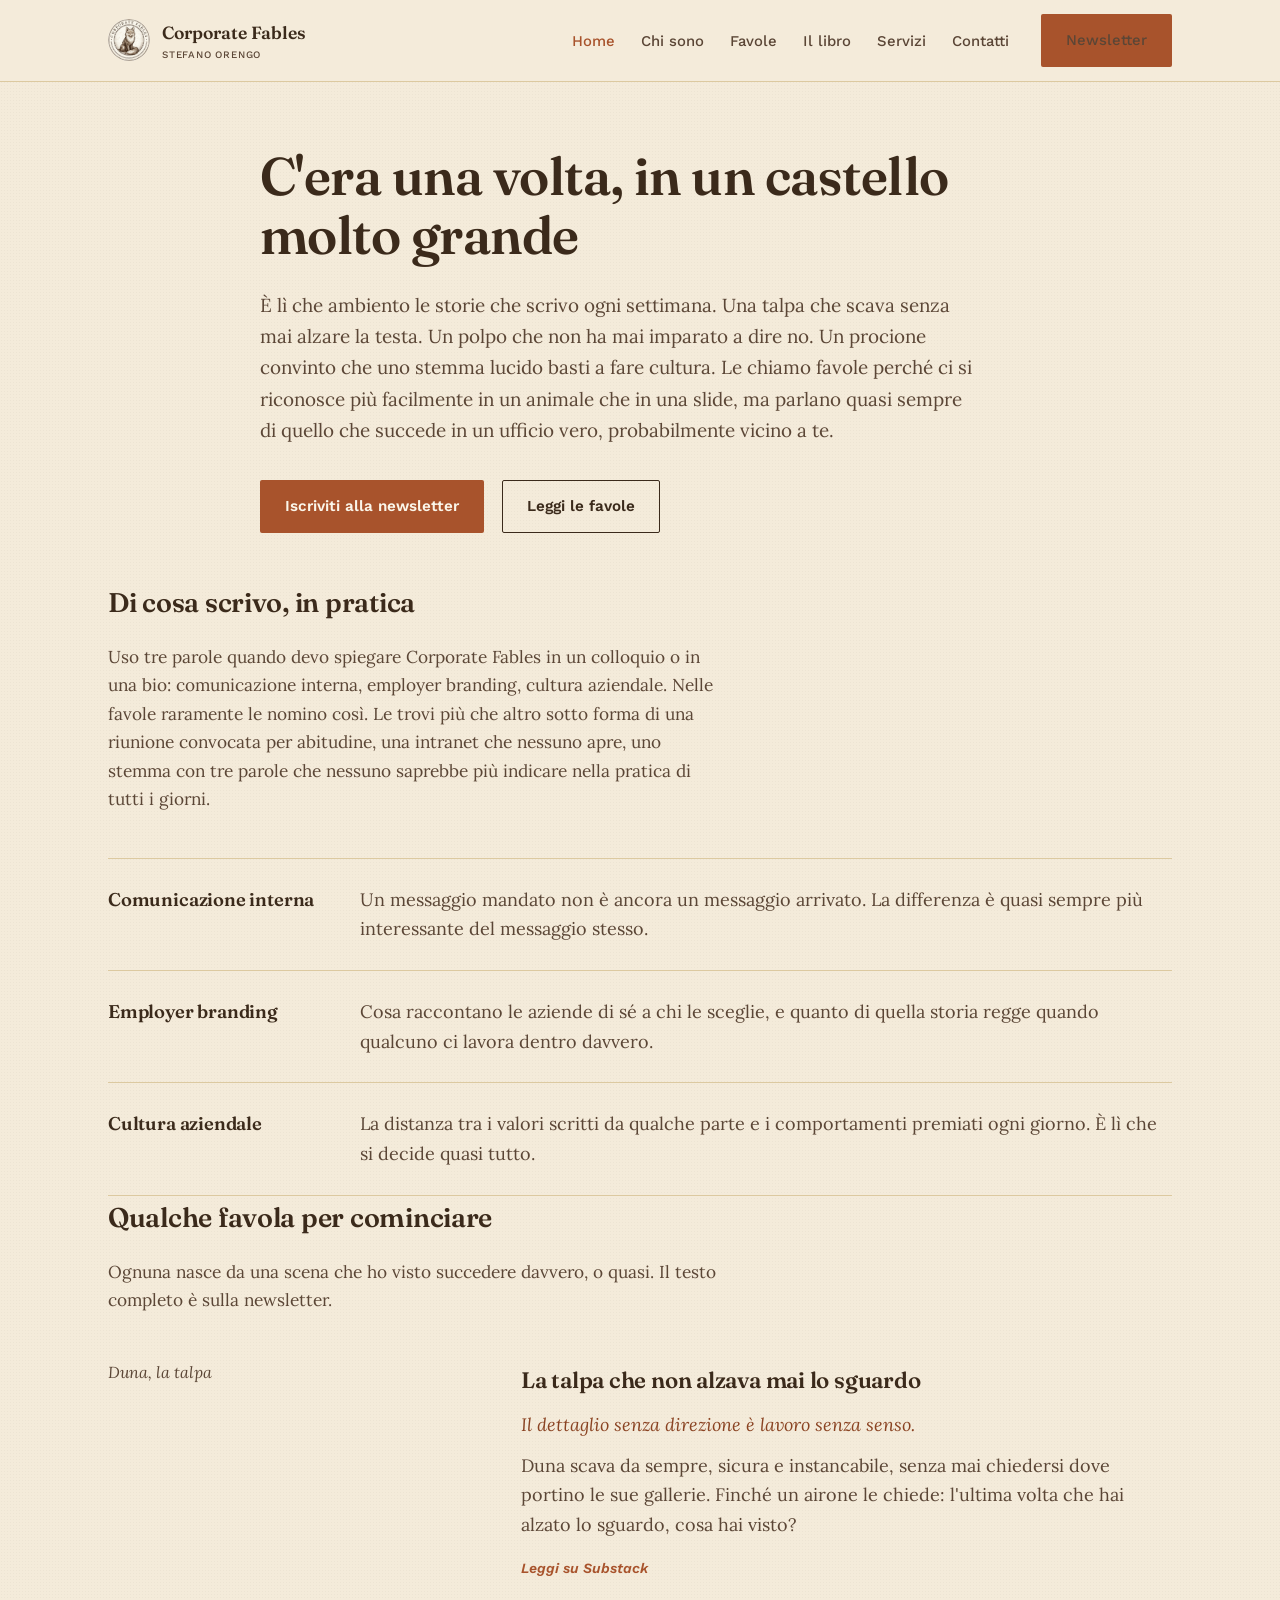
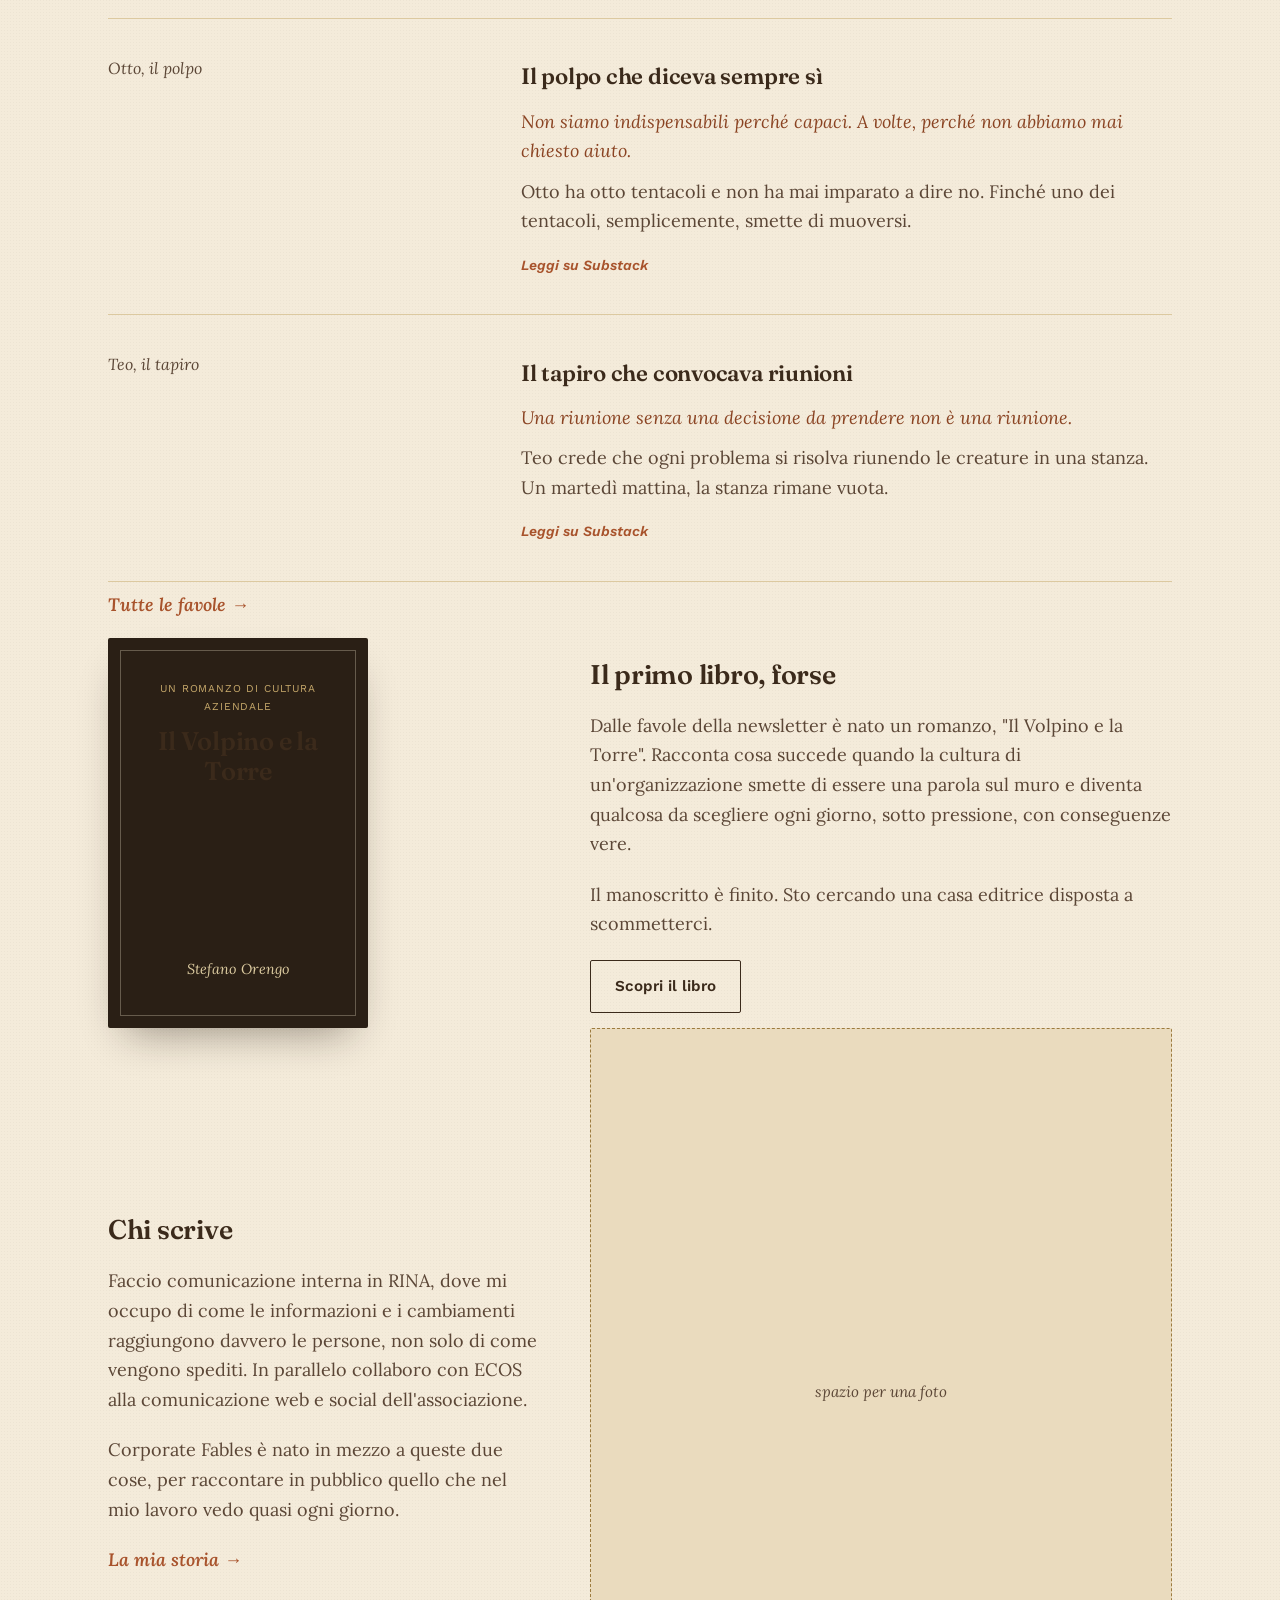
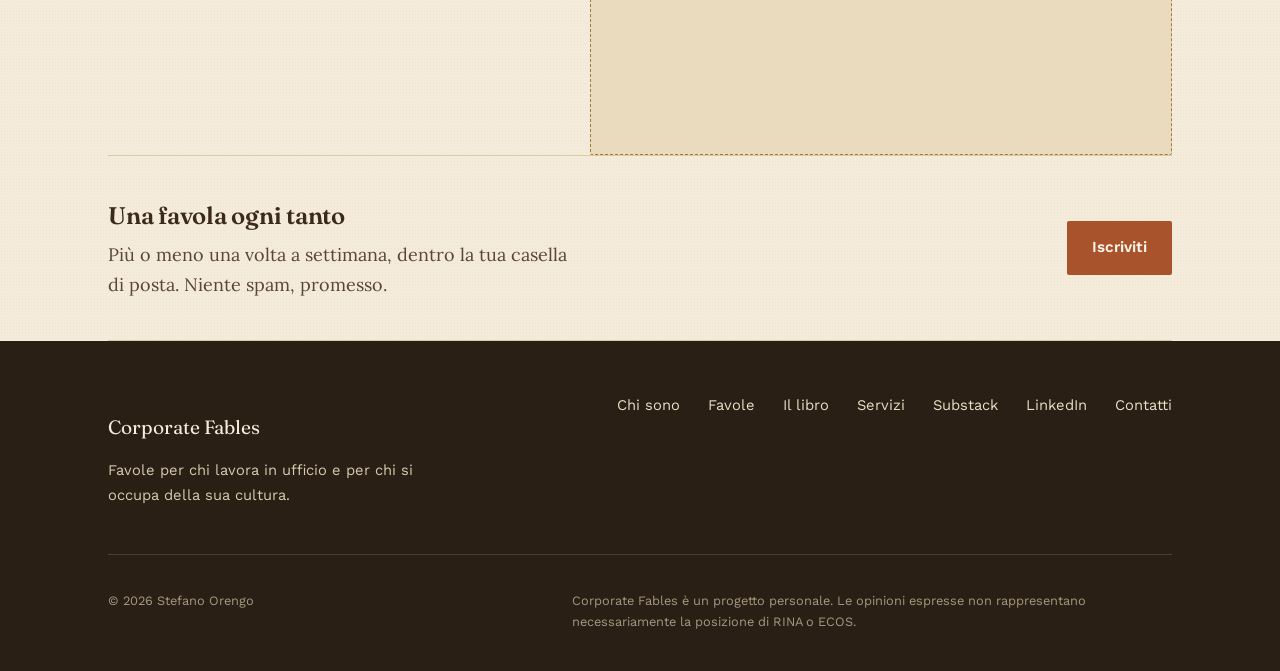
<file: index.html>
<!DOCTYPE html>
<html lang="it">
<head>
<meta charset="UTF-8">
<meta name="viewport" content="width=device-width, initial-scale=1.0">
<title>Corporate Fables — Stefano Orengo</title>
<meta name="description" content="Favole su comunicazione interna, employer branding e cultura aziendale, scritte da Stefano Orengo.">
<link rel="icon" href="assets/logo.jpg">
<link rel="preconnect" href="https://fonts.googleapis.com">
<link href="https://fonts.googleapis.com/css2?family=Fraunces:opsz,wght@9..144,400..600&family=Lora:ital,wght@0,400;0,500;1,400&family=Work+Sans:wght@400;500;600&display=swap" rel="stylesheet">
<link rel="stylesheet" href="css/style.css">
</head>
<body>

<header class="site">
  <nav class="nav">
    <a href="index.html" class="brand">
      <img src="assets/logo.jpg" alt="Corporate Fables">
      <span>Corporate Fables<span class="brand-sub">Stefano Orengo</span></span>
    </a>
    <button class="nav-toggle" aria-label="Apri il menu" aria-expanded="false">
      <svg viewBox="0 0 24 24" fill="none" stroke="currentColor" stroke-width="2"><path d="M3 6h18M3 12h18M3 18h18"/></svg>
    </button>
    <ul class="nav-links">
      <li><a href="index.html" class="current">Home</a></li>
      <li><a href="chi-sono.html">Chi sono</a></li>
      <li><a href="favole.html">Favole</a></li>
      <li><a href="libro.html">Il libro</a></li>
      <li><a href="servizi.html">Servizi</a></li>
      <li><a href="contatti.html">Contatti</a></li>
      <li class="nav-cta"><a class="btn btn-primary" data-substack-link href="#" target="_blank" rel="noopener">Newsletter</a></li>
    </ul>
  </nav>
</header>

<main>

  <section class="wrap hero">
    <h1>C'era una volta, in un castello molto grande</h1>
    <p class="lede">È lì che ambiento le storie che scrivo ogni settimana. Una talpa che scava senza mai alzare la testa. Un polpo che non ha mai imparato a dire no. Un procione convinto che uno stemma lucido basti a fare cultura. Le chiamo favole perché ci si riconosce più facilmente in un animale che in una slide, ma parlano quasi sempre di quello che succede in un ufficio vero, probabilmente vicino a te.</p>
    <div class="hero-actions">
      <a class="btn btn-primary" data-substack-link href="#" target="_blank" rel="noopener">Iscriviti alla newsletter</a>
      <a class="btn btn-ghost" href="favole.html">Leggi le favole</a>
    </div>
  </section>

  <section class="wrap" data-reveal>
    <div class="section-head">
      <h2>Di cosa scrivo, in pratica</h2>
      <p>Uso tre parole quando devo spiegare Corporate Fables in un colloquio o in una bio: comunicazione interna, employer branding, cultura aziendale. Nelle favole raramente le nomino così. Le trovi più che altro sotto forma di una riunione convocata per abitudine, una intranet che nessuno apre, uno stemma con tre parole che nessuno saprebbe più indicare nella pratica di tutti i giorni.</p>
    </div>
    <div class="topics">
      <div class="topic-row">
        <h3>Comunicazione interna</h3>
        <p>Un messaggio mandato non è ancora un messaggio arrivato. La differenza è quasi sempre più interessante del messaggio stesso.</p>
      </div>
      <div class="topic-row">
        <h3>Employer branding</h3>
        <p>Cosa raccontano le aziende di sé a chi le sceglie, e quanto di quella storia regge quando qualcuno ci lavora dentro davvero.</p>
      </div>
      <div class="topic-row">
        <h3>Cultura aziendale</h3>
        <p>La distanza tra i valori scritti da qualche parte e i comportamenti premiati ogni giorno. È lì che si decide quasi tutto.</p>
      </div>
    </div>
  </section>

  <section class="wrap" data-reveal>
    <div class="section-head">
      <h2>Qualche favola per cominciare</h2>
      <p>Ognuna nasce da una scena che ho visto succedere davvero, o quasi. Il testo completo è sulla newsletter.</p>
    </div>
    <div class="fable-list" data-fable-list data-fable-limit="3">
      <noscript><p>Attiva JavaScript per vedere le favole in evidenza, oppure vai direttamente alla newsletter su Substack.</p></noscript>
    </div>
    <p style="margin-top:8px;"><a class="btn-text" href="favole.html">Tutte le favole →</a></p>
  </section>

  <section class="wrap" data-reveal>
    <div class="split">
      <div>
        <div class="book-cover" style="max-width:260px;">
          <div>
            <p class="book-sub">Un romanzo di cultura aziendale</p>
            <h2 class="book-title">Il Volpino e la Torre</h2>
          </div>
          <p class="book-author">Stefano Orengo</p>
        </div>
      </div>
      <div class="prose">
        <h2>Il primo libro, forse</h2>
        <p>Dalle favole della newsletter è nato un romanzo, "Il Volpino e la Torre". Racconta cosa succede quando la cultura di un'organizzazione smette di essere una parola sul muro e diventa qualcosa da scegliere ogni giorno, sotto pressione, con conseguenze vere.</p>
        <p>Il manoscritto è finito. Sto cercando una casa editrice disposta a scommetterci.</p>
        <p><a class="btn btn-ghost" href="libro.html">Scopri il libro</a></p>
      </div>
    </div>
  </section>

  <section class="wrap" data-reveal>
    <div class="split reverse">
      <div class="split-media">
        <div class="photo-frame">spazio per una foto</div>
      </div>
      <div class="prose">
        <h2>Chi scrive</h2>
        <p>Faccio comunicazione interna in RINA, dove mi occupo di come le informazioni e i cambiamenti raggiungono davvero le persone, non solo di come vengono spediti. In parallelo collaboro con ECOS alla comunicazione web e social dell'associazione.</p>
        <p>Corporate Fables è nato in mezzo a queste due cose, per raccontare in pubblico quello che nel mio lavoro vedo quasi ogni giorno.</p>
        <p><a class="btn-text" href="chi-sono.html">La mia storia →</a></p>
      </div>
    </div>
  </section>

  <section class="wrap" data-reveal>
    <div class="cta-line">
      <div>
        <h2>Una favola ogni tanto</h2>
        <p>Più o meno una volta a settimana, dentro la tua casella di posta. Niente spam, promesso.</p>
      </div>
      <a class="btn btn-primary" data-substack-link href="#" target="_blank" rel="noopener">Iscriviti</a>
    </div>
  </section>

</main>

<footer class="site">
  <div class="wrap">
    <div class="foot-top">
      <div>
        <p class="foot-brand">Corporate Fables</p>
        <p style="max-width:34ch; font-size:.92rem;">Favole per chi lavora in ufficio e per chi si occupa della sua cultura.</p>
      </div>
      <nav>
        <a href="chi-sono.html">Chi sono</a>
        <a href="favole.html">Favole</a>
        <a href="libro.html">Il libro</a>
        <a href="servizi.html">Servizi</a>
        <a data-substack-link href="#" target="_blank" rel="noopener">Substack</a>
        <a data-linkedin-link href="#" target="_blank" rel="noopener">LinkedIn</a>
        <a href="contatti.html">Contatti</a>
      </nav>
    </div>
    <div class="foot-bottom">
      <p>© 2026 Stefano Orengo</p>
      <p class="disclaimer">Corporate Fables è un progetto personale. Le opinioni espresse non rappresentano necessariamente la posizione di RINA o ECOS.</p>
    </div>
  </div>
</footer>

<script src="js/fables-data.js"></script>
<script src="js/main.js"></script>
</body>
</html>
</file>
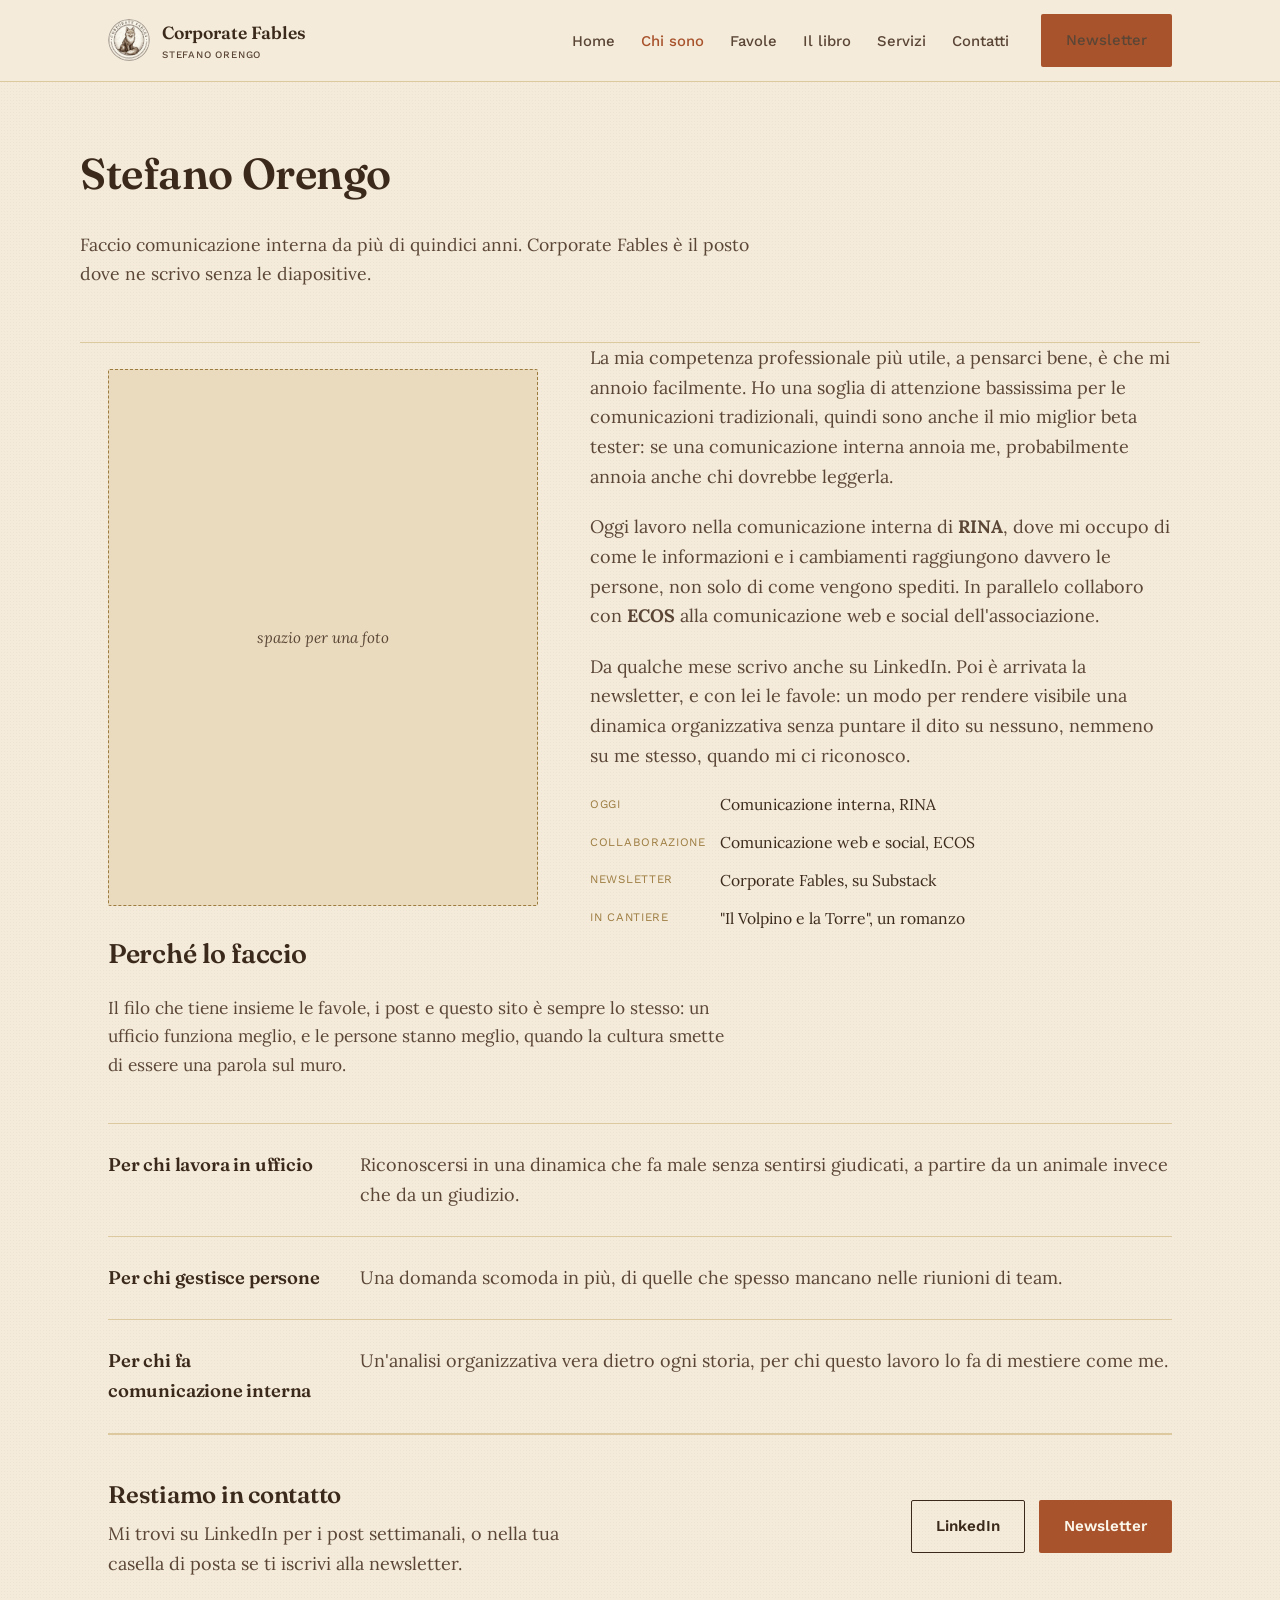
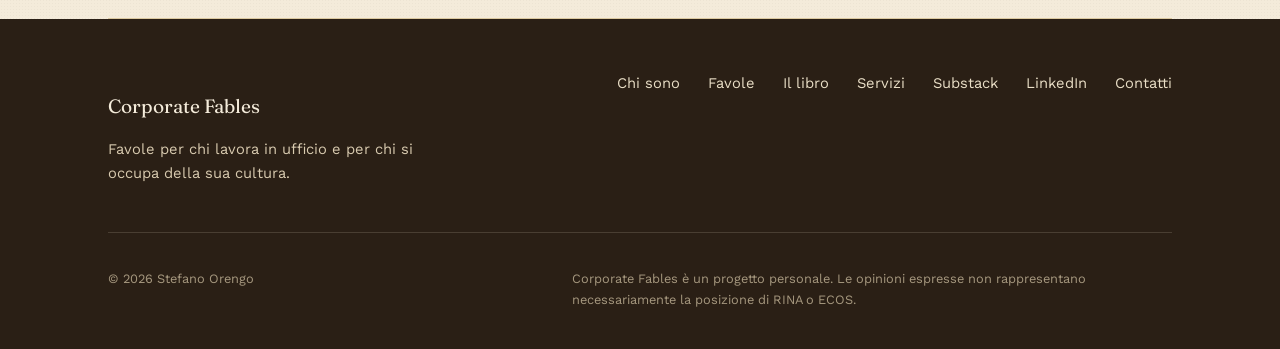
<file: chi-sono.html>
<!DOCTYPE html>
<html lang="it">
<head>
<meta charset="UTF-8">
<meta name="viewport" content="width=device-width, initial-scale=1.0">
<title>Chi sono — Corporate Fables</title>
<meta name="description" content="Stefano Orengo: comunicazione interna in RINA, collaborazione con ECOS, e Corporate Fables.">
<link rel="icon" href="assets/logo.jpg">
<link rel="preconnect" href="https://fonts.googleapis.com">
<link href="https://fonts.googleapis.com/css2?family=Fraunces:opsz,wght@9..144,400..600&family=Lora:ital,wght@0,400;0,500;1,400&family=Work+Sans:wght@400;500;600&display=swap" rel="stylesheet">
<link rel="stylesheet" href="css/style.css">
</head>
<body>

<header class="site">
  <nav class="nav">
    <a href="index.html" class="brand">
      <img src="assets/logo.jpg" alt="Corporate Fables">
      <span>Corporate Fables<span class="brand-sub">Stefano Orengo</span></span>
    </a>
    <button class="nav-toggle" aria-label="Apri il menu" aria-expanded="false">
      <svg viewBox="0 0 24 24" fill="none" stroke="currentColor" stroke-width="2"><path d="M3 6h18M3 12h18M3 18h18"/></svg>
    </button>
    <ul class="nav-links">
      <li><a href="index.html">Home</a></li>
      <li><a href="chi-sono.html" class="current">Chi sono</a></li>
      <li><a href="favole.html">Favole</a></li>
      <li><a href="libro.html">Il libro</a></li>
      <li><a href="servizi.html">Servizi</a></li>
      <li><a href="contatti.html">Contatti</a></li>
      <li class="nav-cta"><a class="btn btn-primary" data-substack-link href="#" target="_blank" rel="noopener">Newsletter</a></li>
    </ul>
  </nav>
</header>

<main>

  <section class="wrap page-hero">
    <h1>Stefano Orengo</h1>
    <p class="lede">Faccio comunicazione interna da più di quindici anni. Corporate Fables è il posto dove ne scrivo senza le diapositive.</p>
  </section>

  <section class="wrap" data-reveal>
    <div class="split">
      <div class="split-media">
        <div class="photo-frame">spazio per una foto</div>
      </div>
      <div class="prose">
        <p>La mia competenza professionale più utile, a pensarci bene, è che mi annoio facilmente. Ho una soglia di attenzione bassissima per le comunicazioni tradizionali, quindi sono anche il mio miglior beta tester: se una comunicazione interna annoia me, probabilmente annoia anche chi dovrebbe leggerla.</p>
        <p>Oggi lavoro nella comunicazione interna di <strong>RINA</strong>, dove mi occupo di come le informazioni e i cambiamenti raggiungono davvero le persone, non solo di come vengono spediti. In parallelo collaboro con <strong>ECOS</strong> alla comunicazione web e social dell'associazione.</p>
        <p>Da qualche mese scrivo anche su LinkedIn. Poi è arrivata la newsletter, e con lei le favole: un modo per rendere visibile una dinamica organizzativa senza puntare il dito su nessuno, nemmeno su me stesso, quando mi ci riconosco.</p>
        <ul class="fact-list">
          <li><span class="fact-label">Oggi</span> Comunicazione interna, RINA</li>
          <li><span class="fact-label">Collaborazione</span> Comunicazione web e social, ECOS</li>
          <li><span class="fact-label">Newsletter</span> Corporate Fables, su Substack</li>
          <li><span class="fact-label">In cantiere</span> "Il Volpino e la Torre", un romanzo</li>
        </ul>
      </div>
    </div>
  </section>

  <section class="wrap" data-reveal>
    <div class="section-head">
      <h2>Perché lo faccio</h2>
      <p>Il filo che tiene insieme le favole, i post e questo sito è sempre lo stesso: un ufficio funziona meglio, e le persone stanno meglio, quando la cultura smette di essere una parola sul muro.</p>
    </div>
    <div class="topics">
      <div class="topic-row">
        <h3>Per chi lavora in ufficio</h3>
        <p>Riconoscersi in una dinamica che fa male senza sentirsi giudicati, a partire da un animale invece che da un giudizio.</p>
      </div>
      <div class="topic-row">
        <h3>Per chi gestisce persone</h3>
        <p>Una domanda scomoda in più, di quelle che spesso mancano nelle riunioni di team.</p>
      </div>
      <div class="topic-row">
        <h3>Per chi fa comunicazione interna</h3>
        <p>Un'analisi organizzativa vera dietro ogni storia, per chi questo lavoro lo fa di mestiere come me.</p>
      </div>
    </div>
  </section>

  <section class="wrap" data-reveal>
    <div class="cta-line">
      <div>
        <h2>Restiamo in contatto</h2>
        <p>Mi trovi su LinkedIn per i post settimanali, o nella tua casella di posta se ti iscrivi alla newsletter.</p>
      </div>
      <div style="display:flex; gap:14px; flex-wrap:wrap;">
        <a class="btn btn-ghost" data-linkedin-link href="#" target="_blank" rel="noopener">LinkedIn</a>
        <a class="btn btn-primary" data-substack-link href="#" target="_blank" rel="noopener">Newsletter</a>
      </div>
    </div>
  </section>

</main>

<footer class="site">
  <div class="wrap">
    <div class="foot-top">
      <div>
        <p class="foot-brand">Corporate Fables</p>
        <p style="max-width:34ch; font-size:.92rem;">Favole per chi lavora in ufficio e per chi si occupa della sua cultura.</p>
      </div>
      <nav>
        <a href="chi-sono.html">Chi sono</a>
        <a href="favole.html">Favole</a>
        <a href="libro.html">Il libro</a>
        <a href="servizi.html">Servizi</a>
        <a data-substack-link href="#" target="_blank" rel="noopener">Substack</a>
        <a data-linkedin-link href="#" target="_blank" rel="noopener">LinkedIn</a>
        <a href="contatti.html">Contatti</a>
      </nav>
    </div>
    <div class="foot-bottom">
      <p>© 2026 Stefano Orengo</p>
      <p class="disclaimer">Corporate Fables è un progetto personale. Le opinioni espresse non rappresentano necessariamente la posizione di RINA o ECOS.</p>
    </div>
  </div>
</footer>

<script src="js/fables-data.js"></script>
<script src="js/main.js"></script>
</body>
</html>
</file>
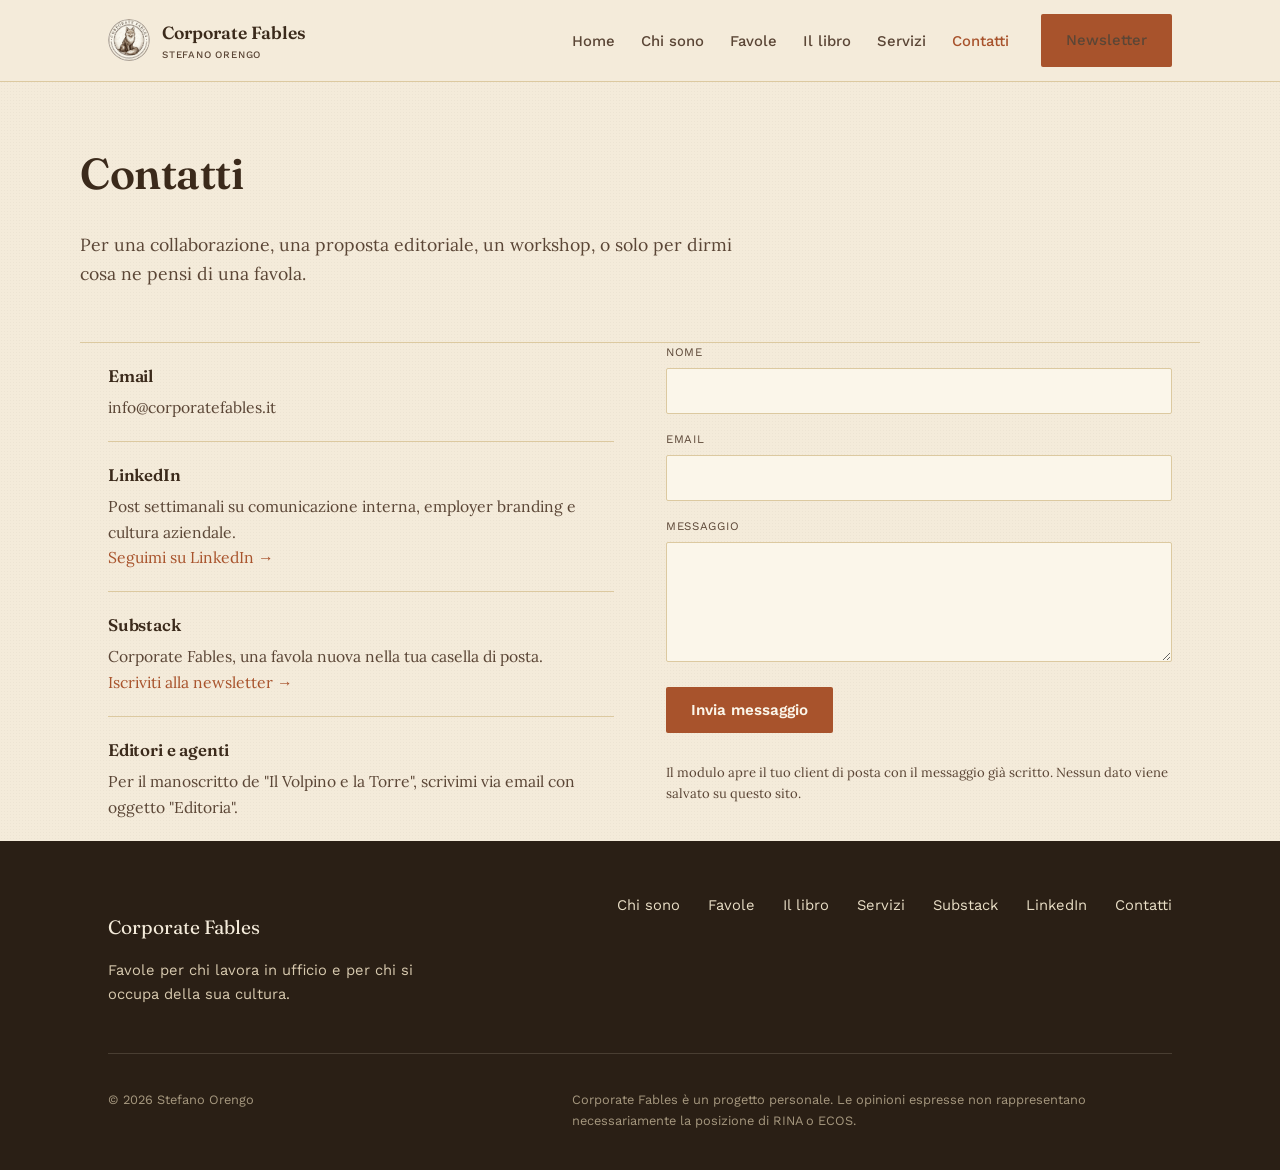
<file: contatti.html>
<!DOCTYPE html>
<html lang="it">
<head>
<meta charset="UTF-8">
<meta name="viewport" content="width=device-width, initial-scale=1.0">
<title>Contatti — Corporate Fables</title>
<meta name="description" content="Scrivi a Stefano Orengo per collaborazioni, editoria, workshop o solo per parlare di cultura aziendale.">
<link rel="icon" href="assets/logo.jpg">
<link rel="preconnect" href="https://fonts.googleapis.com">
<link href="https://fonts.googleapis.com/css2?family=Fraunces:opsz,wght@9..144,400..600&family=Lora:ital,wght@0,400;0,500;1,400&family=Work+Sans:wght@400;500;600&display=swap" rel="stylesheet">
<link rel="stylesheet" href="css/style.css">
</head>
<body>

<header class="site">
  <nav class="nav">
    <a href="index.html" class="brand">
      <img src="assets/logo.jpg" alt="Corporate Fables">
      <span>Corporate Fables<span class="brand-sub">Stefano Orengo</span></span>
    </a>
    <button class="nav-toggle" aria-label="Apri il menu" aria-expanded="false">
      <svg viewBox="0 0 24 24" fill="none" stroke="currentColor" stroke-width="2"><path d="M3 6h18M3 12h18M3 18h18"/></svg>
    </button>
    <ul class="nav-links">
      <li><a href="index.html">Home</a></li>
      <li><a href="chi-sono.html">Chi sono</a></li>
      <li><a href="favole.html">Favole</a></li>
      <li><a href="libro.html">Il libro</a></li>
      <li><a href="servizi.html">Servizi</a></li>
      <li><a href="contatti.html" class="current">Contatti</a></li>
      <li class="nav-cta"><a class="btn btn-primary" data-substack-link href="#" target="_blank" rel="noopener">Newsletter</a></li>
    </ul>
  </nav>
</header>

<main>

  <section class="wrap page-hero">
    <h1>Contatti</h1>
    <p class="lede">Per una collaborazione, una proposta editoriale, un workshop, o solo per dirmi cosa ne pensi di una favola.</p>
  </section>

  <section class="wrap" data-reveal>
    <div class="contact-grid">

      <div>
        <div class="contact-item">
          <h3>Email</h3>
          <p>info@corporatefables.it</p>
        </div>
        <div class="contact-item">
          <h3>LinkedIn</h3>
          <p>Post settimanali su comunicazione interna, employer branding e cultura aziendale.</p>
          <p><a data-linkedin-link href="#" target="_blank" rel="noopener">Seguimi su LinkedIn →</a></p>
        </div>
        <div class="contact-item">
          <h3>Substack</h3>
          <p>Corporate Fables, una favola nuova nella tua casella di posta.</p>
          <p><a data-substack-link href="#" target="_blank" rel="noopener">Iscriviti alla newsletter →</a></p>
        </div>
        <div class="contact-item">
          <h3>Editori e agenti</h3>
          <p>Per il manoscritto de "Il Volpino e la Torre", scrivimi via email con oggetto "Editoria".</p>
        </div>
      </div>

      <div>
        <form class="contact-form" id="contact-form">
          <div>
            <label for="name">Nome</label>
            <input type="text" id="name" name="name" required>
          </div>
          <div>
            <label for="email">Email</label>
            <input type="email" id="email" name="email" required>
          </div>
          <div>
            <label for="message">Messaggio</label>
            <textarea id="message" name="message" required></textarea>
          </div>
          <button type="submit" class="btn btn-primary" style="align-self:flex-start;">Invia messaggio</button>
          <p style="font-size:.82rem; color:var(--ink-soft);">Il modulo apre il tuo client di posta con il messaggio già scritto. Nessun dato viene salvato su questo sito.</p>
        </form>
      </div>

    </div>
  </section>

</main>

<footer class="site">
  <div class="wrap">
    <div class="foot-top">
      <div>
        <p class="foot-brand">Corporate Fables</p>
        <p style="max-width:34ch; font-size:.92rem;">Favole per chi lavora in ufficio e per chi si occupa della sua cultura.</p>
      </div>
      <nav>
        <a href="chi-sono.html">Chi sono</a>
        <a href="favole.html">Favole</a>
        <a href="libro.html">Il libro</a>
        <a href="servizi.html">Servizi</a>
        <a data-substack-link href="#" target="_blank" rel="noopener">Substack</a>
        <a data-linkedin-link href="#" target="_blank" rel="noopener">LinkedIn</a>
        <a href="contatti.html">Contatti</a>
      </nav>
    </div>
    <div class="foot-bottom">
      <p>© 2026 Stefano Orengo</p>
      <p class="disclaimer">Corporate Fables è un progetto personale. Le opinioni espresse non rappresentano necessariamente la posizione di RINA o ECOS.</p>
    </div>
  </div>
</footer>

<script src="js/fables-data.js"></script>
<script src="js/main.js"></script>
</body>
</html>
</file>
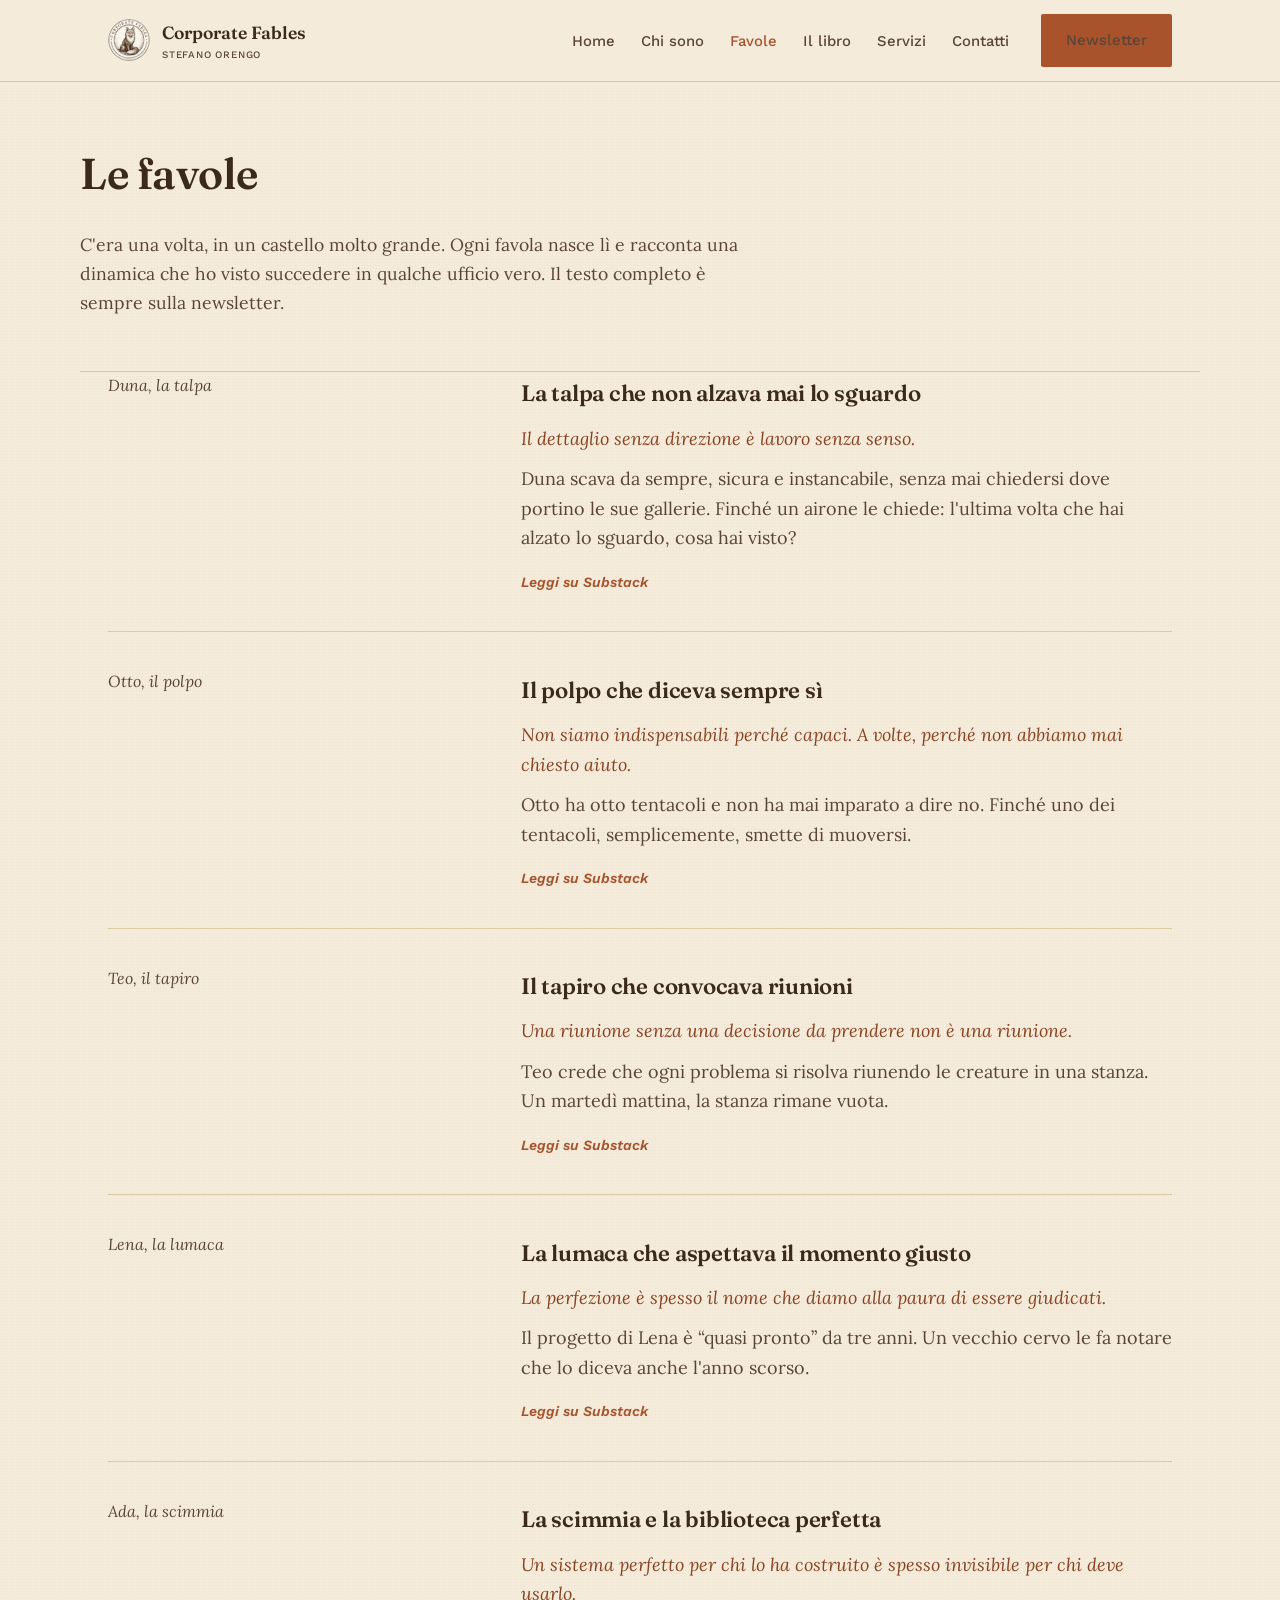
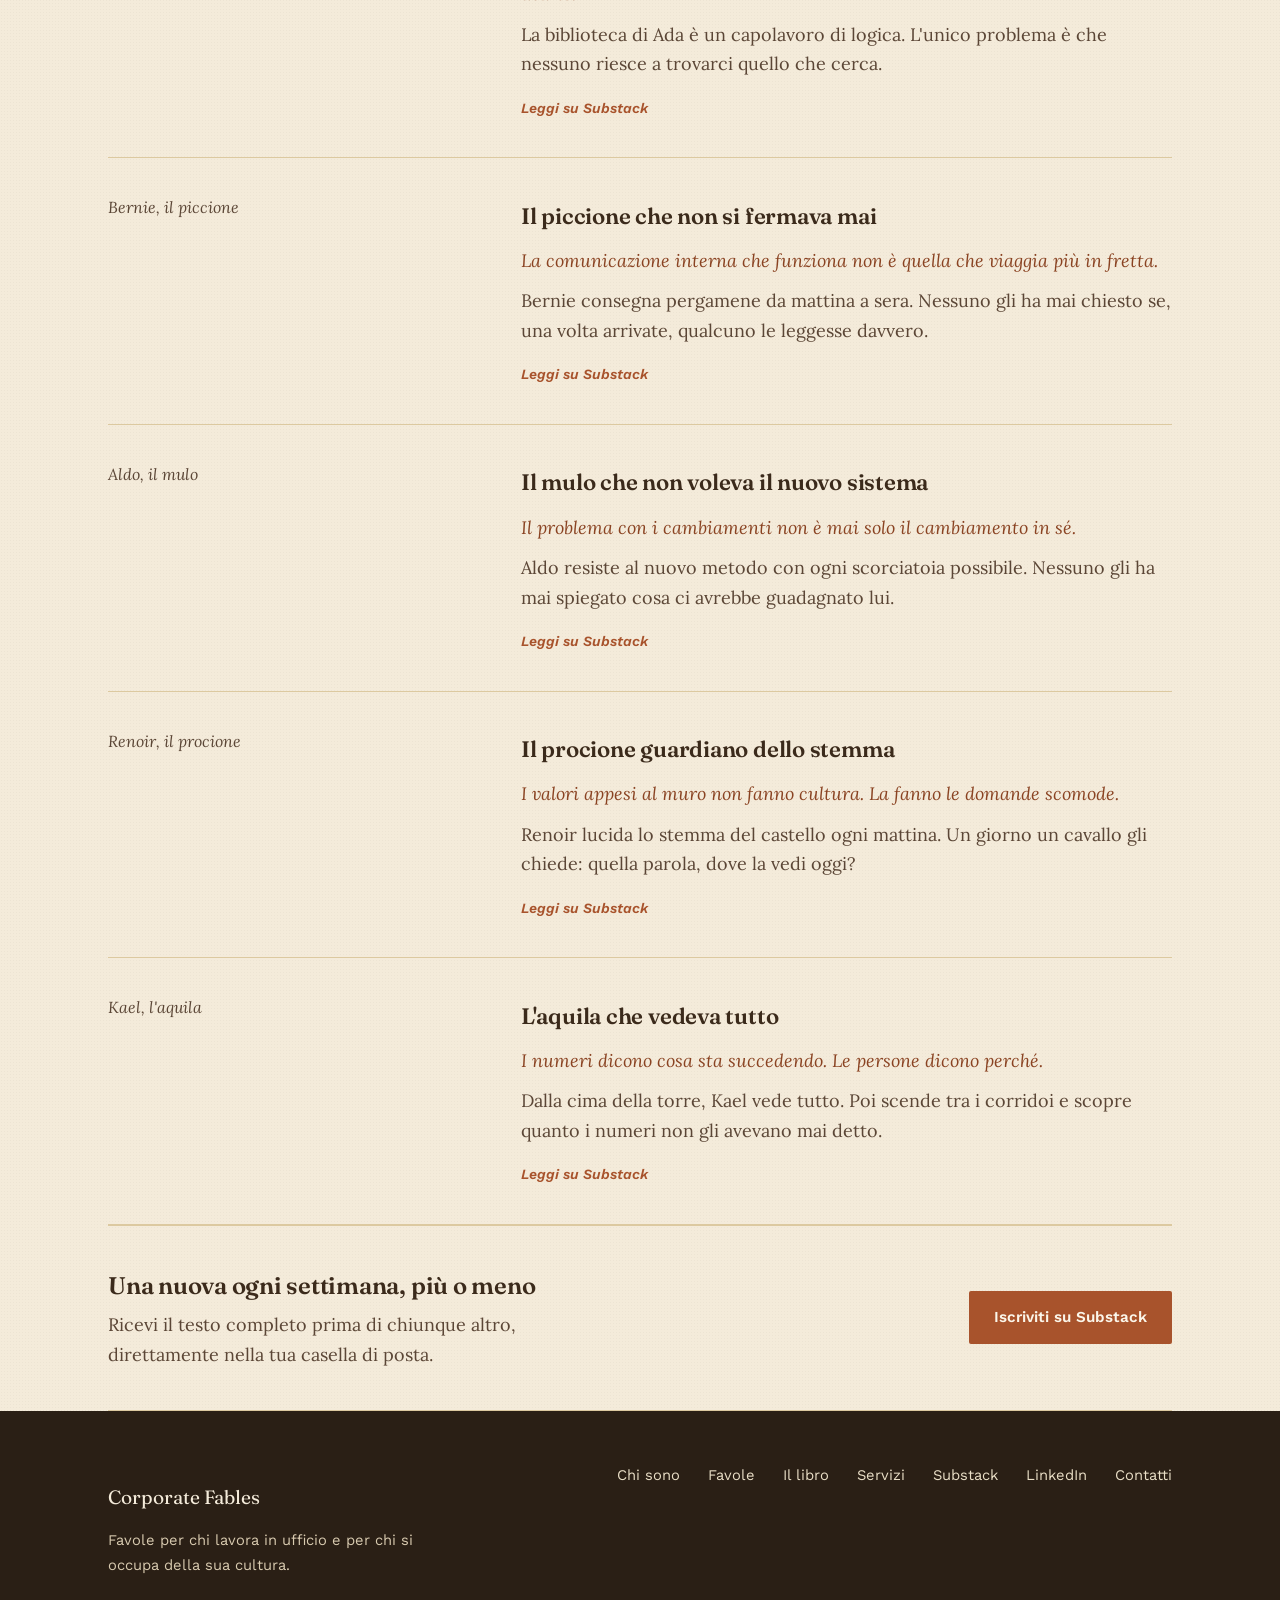
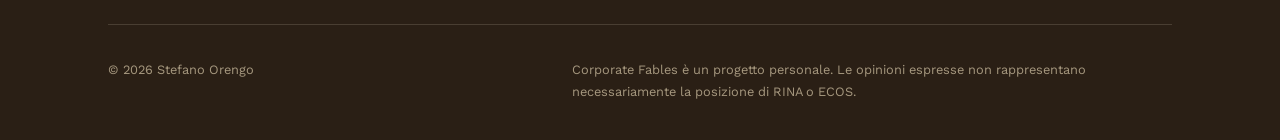
<file: favole.html>
<!DOCTYPE html>
<html lang="it">
<head>
<meta charset="UTF-8">
<meta name="viewport" content="width=device-width, initial-scale=1.0">
<title>Favole — Corporate Fables</title>
<meta name="description" content="Tutte le favole di Corporate Fables: dinamiche d'ufficio raccontate attraverso le creature di un castello molto grande.">
<link rel="icon" href="assets/logo.jpg">
<link rel="preconnect" href="https://fonts.googleapis.com">
<link href="https://fonts.googleapis.com/css2?family=Fraunces:opsz,wght@9..144,400..600&family=Lora:ital,wght@0,400;0,500;1,400&family=Work+Sans:wght@400;500;600&display=swap" rel="stylesheet">
<link rel="stylesheet" href="css/style.css">
</head>
<body>

<header class="site">
  <nav class="nav">
    <a href="index.html" class="brand">
      <img src="assets/logo.jpg" alt="Corporate Fables">
      <span>Corporate Fables<span class="brand-sub">Stefano Orengo</span></span>
    </a>
    <button class="nav-toggle" aria-label="Apri il menu" aria-expanded="false">
      <svg viewBox="0 0 24 24" fill="none" stroke="currentColor" stroke-width="2"><path d="M3 6h18M3 12h18M3 18h18"/></svg>
    </button>
    <ul class="nav-links">
      <li><a href="index.html">Home</a></li>
      <li><a href="chi-sono.html">Chi sono</a></li>
      <li><a href="favole.html" class="current">Favole</a></li>
      <li><a href="libro.html">Il libro</a></li>
      <li><a href="servizi.html">Servizi</a></li>
      <li><a href="contatti.html">Contatti</a></li>
      <li class="nav-cta"><a class="btn btn-primary" data-substack-link href="#" target="_blank" rel="noopener">Newsletter</a></li>
    </ul>
  </nav>
</header>

<main>

  <section class="wrap page-hero">
    <h1>Le favole</h1>
    <p class="lede">C'era una volta, in un castello molto grande. Ogni favola nasce lì e racconta una dinamica che ho visto succedere in qualche ufficio vero. Il testo completo è sempre sulla newsletter.</p>
  </section>

  <section class="wrap" data-reveal>
    <div class="fable-list" data-fable-list>
      <noscript><p>Attiva JavaScript per vedere l'archivio delle favole, oppure vai direttamente alla newsletter su Substack.</p></noscript>
    </div>
  </section>

  <section class="wrap" data-reveal>
    <div class="cta-line">
      <div>
        <h2>Una nuova ogni settimana, più o meno</h2>
        <p>Ricevi il testo completo prima di chiunque altro, direttamente nella tua casella di posta.</p>
      </div>
      <a class="btn btn-primary" data-substack-link href="#" target="_blank" rel="noopener">Iscriviti su Substack</a>
    </div>
  </section>

</main>

<footer class="site">
  <div class="wrap">
    <div class="foot-top">
      <div>
        <p class="foot-brand">Corporate Fables</p>
        <p style="max-width:34ch; font-size:.92rem;">Favole per chi lavora in ufficio e per chi si occupa della sua cultura.</p>
      </div>
      <nav>
        <a href="chi-sono.html">Chi sono</a>
        <a href="favole.html">Favole</a>
        <a href="libro.html">Il libro</a>
        <a href="servizi.html">Servizi</a>
        <a data-substack-link href="#" target="_blank" rel="noopener">Substack</a>
        <a data-linkedin-link href="#" target="_blank" rel="noopener">LinkedIn</a>
        <a href="contatti.html">Contatti</a>
      </nav>
    </div>
    <div class="foot-bottom">
      <p>© 2026 Stefano Orengo</p>
      <p class="disclaimer">Corporate Fables è un progetto personale. Le opinioni espresse non rappresentano necessariamente la posizione di RINA o ECOS.</p>
    </div>
  </div>
</footer>

<script src="js/fables-data.js"></script>
<script src="js/main.js"></script>
</body>
</html>
</file>
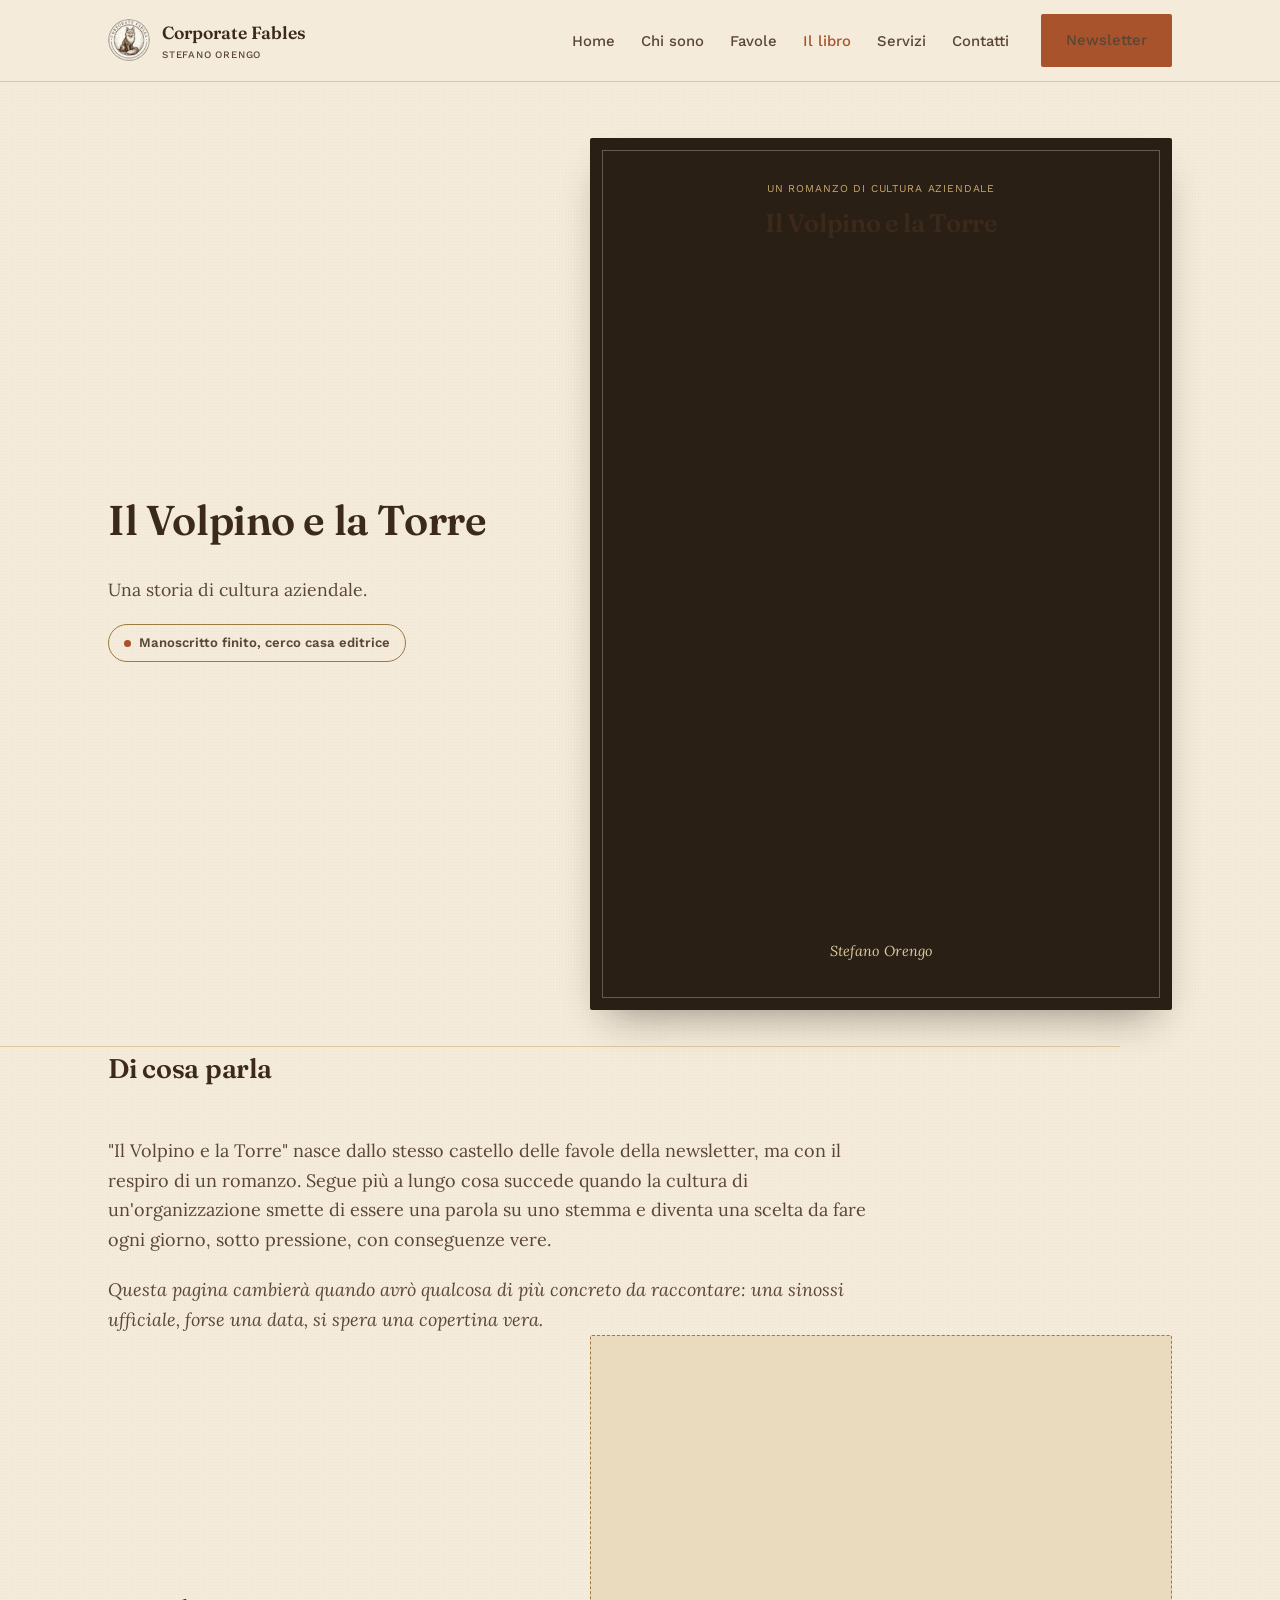
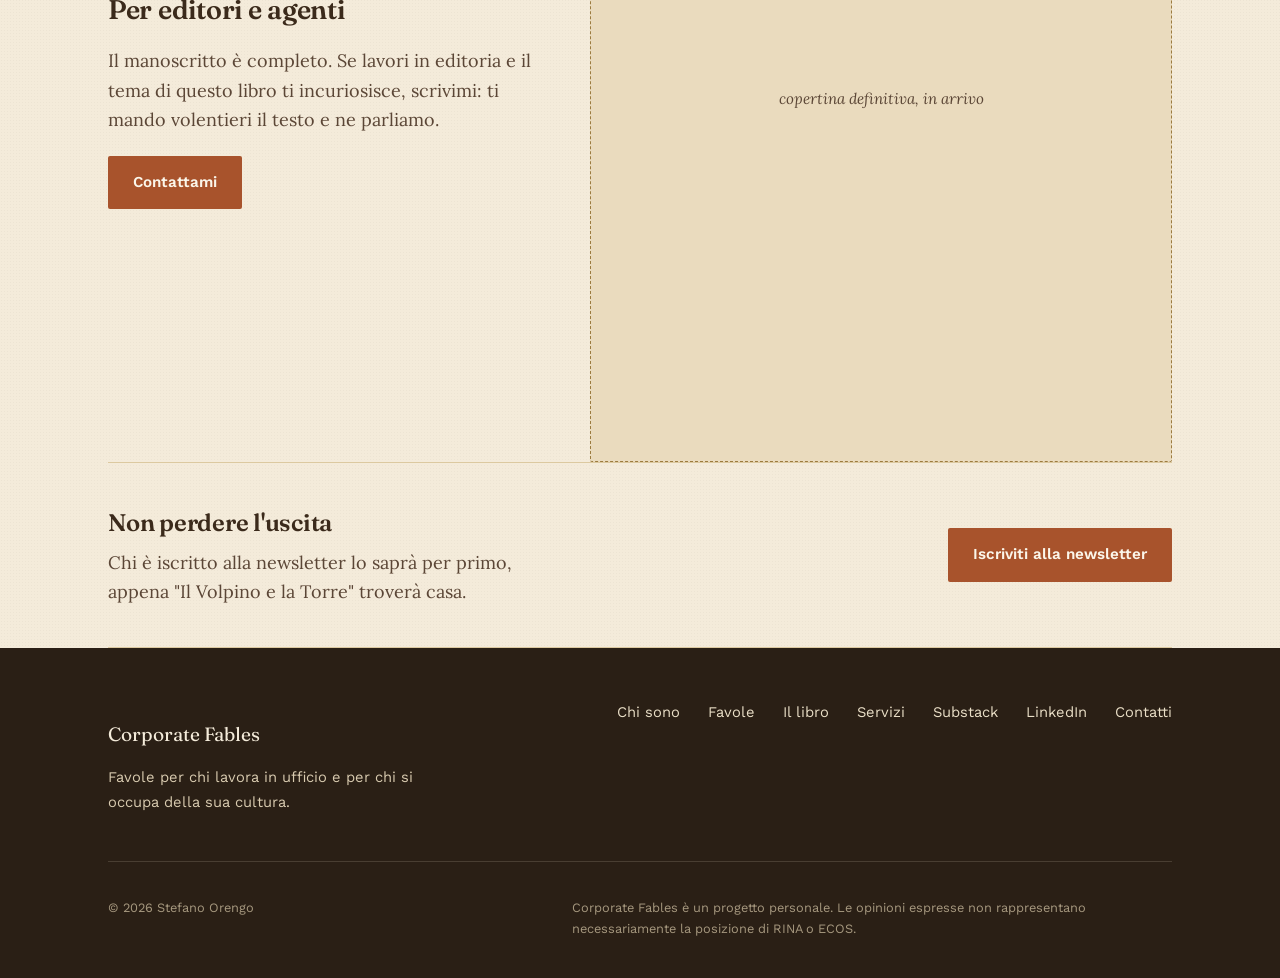
<file: libro.html>
<!DOCTYPE html>
<html lang="it">
<head>
<meta charset="UTF-8">
<meta name="viewport" content="width=device-width, initial-scale=1.0">
<title>Il Volpino e la Torre — Corporate Fables</title>
<meta name="description" content="Il Volpino e la Torre: il romanzo di cultura aziendale di Stefano Orengo. Manoscritto finito, in cerca di casa editrice.">
<link rel="icon" href="assets/logo.jpg">
<link rel="preconnect" href="https://fonts.googleapis.com">
<link href="https://fonts.googleapis.com/css2?family=Fraunces:opsz,wght@9..144,400..600&family=Lora:ital,wght@0,400;0,500;1,400&family=Work+Sans:wght@400;500;600&display=swap" rel="stylesheet">
<link rel="stylesheet" href="css/style.css">
</head>
<body>

<header class="site">
  <nav class="nav">
    <a href="index.html" class="brand">
      <img src="assets/logo.jpg" alt="Corporate Fables">
      <span>Corporate Fables<span class="brand-sub">Stefano Orengo</span></span>
    </a>
    <button class="nav-toggle" aria-label="Apri il menu" aria-expanded="false">
      <svg viewBox="0 0 24 24" fill="none" stroke="currentColor" stroke-width="2"><path d="M3 6h18M3 12h18M3 18h18"/></svg>
    </button>
    <ul class="nav-links">
      <li><a href="index.html">Home</a></li>
      <li><a href="chi-sono.html">Chi sono</a></li>
      <li><a href="favole.html">Favole</a></li>
      <li><a href="libro.html" class="current">Il libro</a></li>
      <li><a href="servizi.html">Servizi</a></li>
      <li><a href="contatti.html">Contatti</a></li>
      <li class="nav-cta"><a class="btn btn-primary" data-substack-link href="#" target="_blank" rel="noopener">Newsletter</a></li>
    </ul>
  </nav>
</header>

<main>

  <section class="wrap" style="padding-top:56px; padding-bottom:36px;">
    <div class="split">
      <div class="prose">
        <h1 style="font-size:clamp(1.9rem,4vw,2.6rem);">Il Volpino e la Torre</h1>
        <p style="font-size:1.1rem; color:var(--ink-soft);">Una storia di cultura aziendale.</p>
        <p class="status-pill"><span class="dot"></span> Manoscritto finito, cerco casa editrice</p>
      </div>
      <div>
        <div class="book-cover">
          <div>
            <p class="book-sub">Un romanzo di cultura aziendale</p>
            <h2 class="book-title">Il Volpino e la Torre</h2>
          </div>
          <p class="book-author">Stefano Orengo</p>
        </div>
      </div>
    </div>
  </section>

  <hr class="rule wrap">

  <section class="wrap" data-reveal>
    <div class="section-head">
      <h2>Di cosa parla</h2>
    </div>
    <div class="prose" style="max-width:70ch;">
      <p>"Il Volpino e la Torre" nasce dallo stesso castello delle favole della newsletter, ma con il respiro di un romanzo. Segue più a lungo cosa succede quando la cultura di un'organizzazione smette di essere una parola su uno stemma e diventa una scelta da fare ogni giorno, sotto pressione, con conseguenze vere.</p>
      <p><em>Questa pagina cambierà quando avrò qualcosa di più concreto da raccontare: una sinossi ufficiale, forse una data, si spera una copertina vera.</em></p>
    </div>
  </section>

  <section class="wrap" data-reveal>
    <div class="split reverse">
      <div class="split-media">
        <div class="photo-frame">copertina definitiva, in arrivo</div>
      </div>
      <div class="prose">
        <h2>Per editori e agenti</h2>
        <p>Il manoscritto è completo. Se lavori in editoria e il tema di questo libro ti incuriosisce, scrivimi: ti mando volentieri il testo e ne parliamo.</p>
        <p><a class="btn btn-primary" href="contatti.html">Contattami</a></p>
      </div>
    </div>
  </section>

  <section class="wrap" data-reveal>
    <div class="cta-line">
      <div>
        <h2>Non perdere l'uscita</h2>
        <p>Chi è iscritto alla newsletter lo saprà per primo, appena "Il Volpino e la Torre" troverà casa.</p>
      </div>
      <a class="btn btn-primary" data-substack-link href="#" target="_blank" rel="noopener">Iscriviti alla newsletter</a>
    </div>
  </section>

</main>

<footer class="site">
  <div class="wrap">
    <div class="foot-top">
      <div>
        <p class="foot-brand">Corporate Fables</p>
        <p style="max-width:34ch; font-size:.92rem;">Favole per chi lavora in ufficio e per chi si occupa della sua cultura.</p>
      </div>
      <nav>
        <a href="chi-sono.html">Chi sono</a>
        <a href="favole.html">Favole</a>
        <a href="libro.html">Il libro</a>
        <a href="servizi.html">Servizi</a>
        <a data-substack-link href="#" target="_blank" rel="noopener">Substack</a>
        <a data-linkedin-link href="#" target="_blank" rel="noopener">LinkedIn</a>
        <a href="contatti.html">Contatti</a>
      </nav>
    </div>
    <div class="foot-bottom">
      <p>© 2026 Stefano Orengo</p>
      <p class="disclaimer">Corporate Fables è un progetto personale. Le opinioni espresse non rappresentano necessariamente la posizione di RINA o ECOS.</p>
    </div>
  </div>
</footer>

<script src="js/fables-data.js"></script>
<script src="js/main.js"></script>
</body>
</html>
</file>
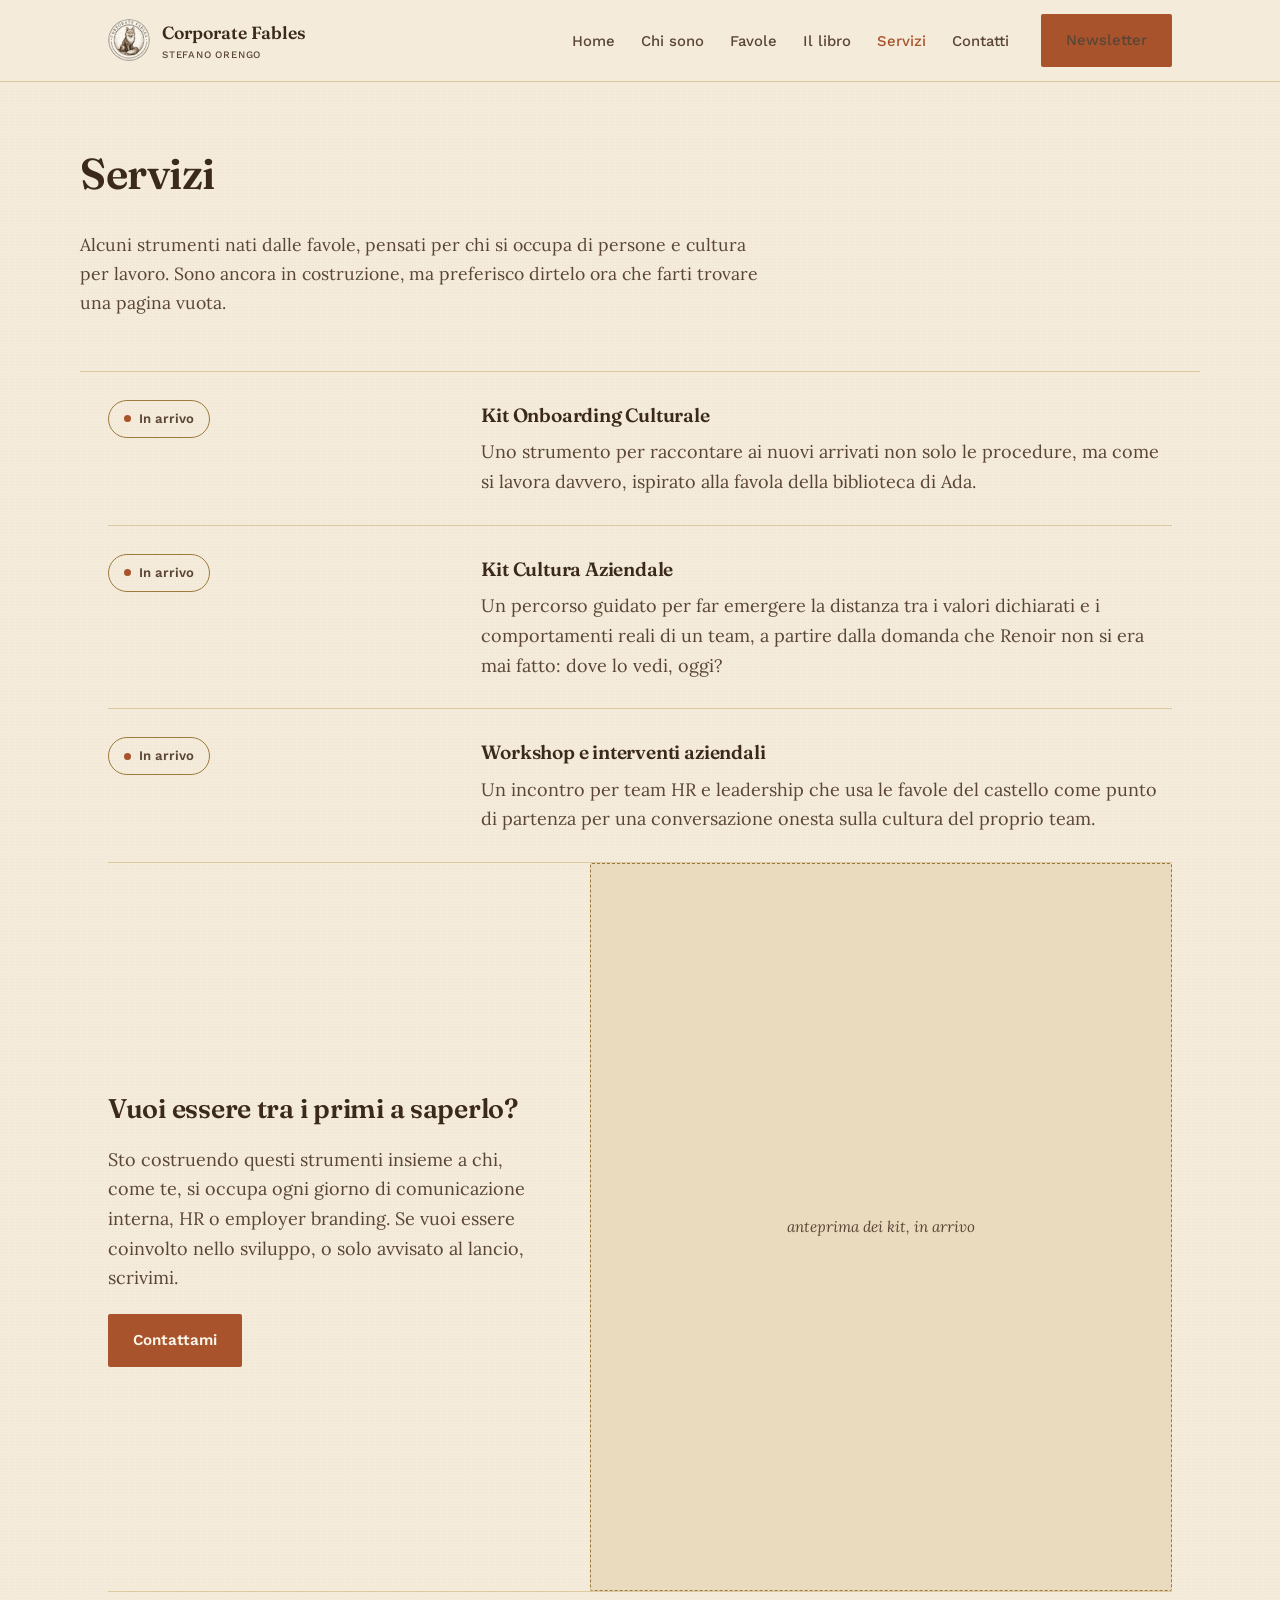
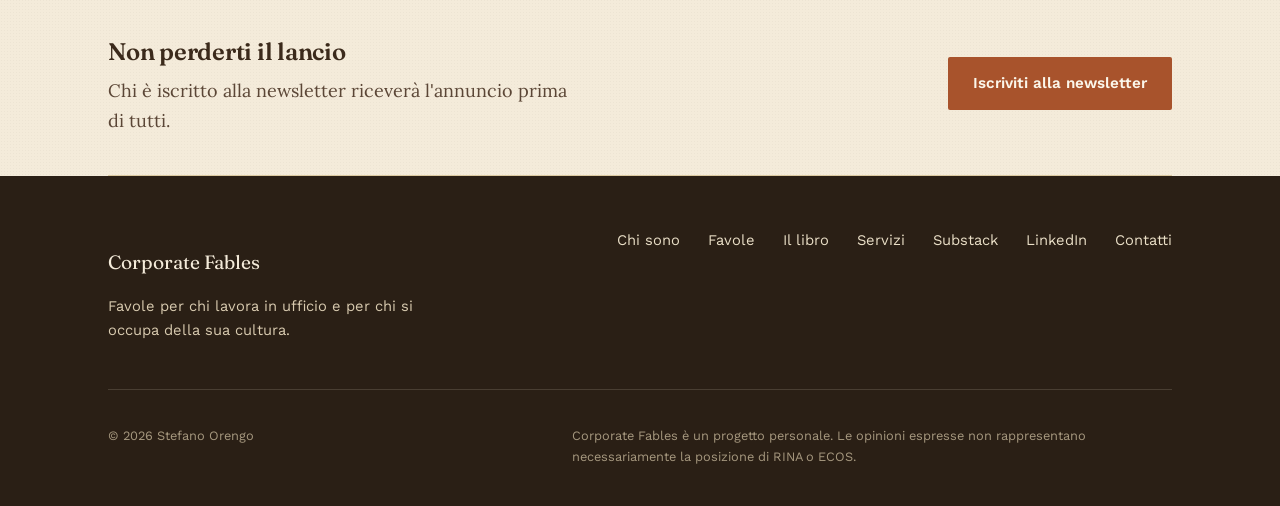
<file: servizi.html>
<!DOCTYPE html>
<html lang="it">
<head>
<meta charset="UTF-8">
<meta name="viewport" content="width=device-width, initial-scale=1.0">
<title>Servizi — Corporate Fables</title>
<meta name="description" content="Kit, workshop e strumenti per team HR e comunicazione interna, a partire dal metodo di Corporate Fables.">
<link rel="icon" href="assets/logo.jpg">
<link rel="preconnect" href="https://fonts.googleapis.com">
<link href="https://fonts.googleapis.com/css2?family=Fraunces:opsz,wght@9..144,400..600&family=Lora:ital,wght@0,400;0,500;1,400&family=Work+Sans:wght@400;500;600&display=swap" rel="stylesheet">
<link rel="stylesheet" href="css/style.css">
</head>
<body>

<header class="site">
  <nav class="nav">
    <a href="index.html" class="brand">
      <img src="assets/logo.jpg" alt="Corporate Fables">
      <span>Corporate Fables<span class="brand-sub">Stefano Orengo</span></span>
    </a>
    <button class="nav-toggle" aria-label="Apri il menu" aria-expanded="false">
      <svg viewBox="0 0 24 24" fill="none" stroke="currentColor" stroke-width="2"><path d="M3 6h18M3 12h18M3 18h18"/></svg>
    </button>
    <ul class="nav-links">
      <li><a href="index.html">Home</a></li>
      <li><a href="chi-sono.html">Chi sono</a></li>
      <li><a href="favole.html">Favole</a></li>
      <li><a href="libro.html">Il libro</a></li>
      <li><a href="servizi.html" class="current">Servizi</a></li>
      <li><a href="contatti.html">Contatti</a></li>
      <li class="nav-cta"><a class="btn btn-primary" data-substack-link href="#" target="_blank" rel="noopener">Newsletter</a></li>
    </ul>
  </nav>
</header>

<main>

  <section class="wrap page-hero">
    <h1>Servizi</h1>
    <p class="lede">Alcuni strumenti nati dalle favole, pensati per chi si occupa di persone e cultura per lavoro. Sono ancora in costruzione, ma preferisco dirtelo ora che farti trovare una pagina vuota.</p>
  </section>

  <section class="wrap" data-reveal>
    <div>
      <div class="service-row">
        <div><span class="status-pill"><span class="dot"></span> In arrivo</span></div>
        <div>
          <h3>Kit Onboarding Culturale</h3>
          <p>Uno strumento per raccontare ai nuovi arrivati non solo le procedure, ma come si lavora davvero, ispirato alla favola della biblioteca di Ada.</p>
        </div>
      </div>
      <div class="service-row">
        <div><span class="status-pill"><span class="dot"></span> In arrivo</span></div>
        <div>
          <h3>Kit Cultura Aziendale</h3>
          <p>Un percorso guidato per far emergere la distanza tra i valori dichiarati e i comportamenti reali di un team, a partire dalla domanda che Renoir non si era mai fatto: dove lo vedi, oggi?</p>
        </div>
      </div>
      <div class="service-row">
        <div><span class="status-pill"><span class="dot"></span> In arrivo</span></div>
        <div>
          <h3>Workshop e interventi aziendali</h3>
          <p>Un incontro per team HR e leadership che usa le favole del castello come punto di partenza per una conversazione onesta sulla cultura del proprio team.</p>
        </div>
      </div>
    </div>
  </section>

  <section class="wrap" data-reveal>
    <div class="split">
      <div class="prose">
        <h2>Vuoi essere tra i primi a saperlo?</h2>
        <p>Sto costruendo questi strumenti insieme a chi, come te, si occupa ogni giorno di comunicazione interna, HR o employer branding. Se vuoi essere coinvolto nello sviluppo, o solo avvisato al lancio, scrivimi.</p>
        <p><a class="btn btn-primary" href="contatti.html">Contattami</a></p>
      </div>
      <div class="split-media">
        <div class="photo-frame">anteprima dei kit, in arrivo</div>
      </div>
    </div>
  </section>

  <section class="wrap" data-reveal>
    <div class="cta-line">
      <div>
        <h2>Non perderti il lancio</h2>
        <p>Chi è iscritto alla newsletter riceverà l'annuncio prima di tutti.</p>
      </div>
      <a class="btn btn-primary" data-substack-link href="#" target="_blank" rel="noopener">Iscriviti alla newsletter</a>
    </div>
  </section>

</main>

<footer class="site">
  <div class="wrap">
    <div class="foot-top">
      <div>
        <p class="foot-brand">Corporate Fables</p>
        <p style="max-width:34ch; font-size:.92rem;">Favole per chi lavora in ufficio e per chi si occupa della sua cultura.</p>
      </div>
      <nav>
        <a href="chi-sono.html">Chi sono</a>
        <a href="favole.html">Favole</a>
        <a href="libro.html">Il libro</a>
        <a href="servizi.html">Servizi</a>
        <a data-substack-link href="#" target="_blank" rel="noopener">Substack</a>
        <a data-linkedin-link href="#" target="_blank" rel="noopener">LinkedIn</a>
        <a href="contatti.html">Contatti</a>
      </nav>
    </div>
    <div class="foot-bottom">
      <p>© 2026 Stefano Orengo</p>
      <p class="disclaimer">Corporate Fables è un progetto personale. Le opinioni espresse non rappresentano necessariamente la posizione di RINA o ECOS.</p>
    </div>
  </div>
</footer>

<script src="js/fables-data.js"></script>
<script src="js/main.js"></script>
</body>
</html>
</file>
<file: css/style.css>
/* ============================================================
   CORPORATE FABLES — fogli di stile
   Palette presa dal logo e da Substack: carta chiara, inchiostro
   seppia, un rosso ruggine per le cose su cui vuoi che l'occhio
   si fermi. Niente altro.
   ============================================================ */

:root{
  --ink:        #3B2A1B;   /* seppia scuro — testo */
  --ink-soft:   #5B4636;   /* seppia più chiaro — testo secondario */
  --paper:      #F4EBDA;   /* carta calda, come il fondo del logo */
  --paper-deep: #EADBBE;   /* pannelli leggermente più scuri */
  --card:       #FBF6EA;   /* superficie chiara per riquadri */
  --rust:       #A8532C;   /* accento caldo, link e pulsanti */
  --rust-dk:    #8A4322;
  --gold:       #9C7B3F;   /* filo dorato per divisori sottili */
  --line:       #DCC9A0;   /* righe sottili */
  --cream-dk:   #2A1F15;   /* fondo scurissimo, per footer */

  --font-display: "Fraunces", Georgia, serif;
  --font-body:    "Lora", Georgia, serif;
  --font-nav:     "Work Sans", -apple-system, Segoe UI, sans-serif;

  --maxw: 1120px;
}

*,*::before,*::after{ box-sizing:border-box; }
html{ scroll-behavior:smooth; }
@media (prefers-reduced-motion: reduce){
  html{ scroll-behavior:auto; }
  *,*::before,*::after{ animation-duration:0.01ms !important; animation-iteration-count:1 !important; transition-duration:0.01ms !important; scroll-behavior:auto !important; }
}

body{
  margin:0;
  background:var(--paper);
  color:var(--ink);
  font-family:var(--font-body);
  font-size:18px;
  line-height:1.65;
  -webkit-font-smoothing:antialiased;
}

/* sottile grana di carta sul fondo, non un pattern geometrico */
body{
  background-image:
    radial-gradient(rgba(59,42,27,.035) 1px, transparent 1px);
  background-size:3px 3px;
}

img{ max-width:100%; display:block; }

a{ color:var(--rust); text-decoration-color:transparent; text-underline-offset:3px; transition:text-decoration-color .15s ease, color .15s ease; }
a:hover{ text-decoration-color:currentColor; }
a:focus-visible, button:focus-visible, input:focus-visible, textarea:focus-visible{
  outline:2px solid var(--rust);
  outline-offset:3px;
}

h1,h2,h3,h4{
  font-family:var(--font-display);
  color:var(--ink);
  margin:0 0 .5em;
  font-weight:600;
  letter-spacing:-0.01em;
}

.kicker{
  font-family:var(--font-body);
  font-style:italic;
  color:var(--ink-soft);
  font-size:1.02rem;
  margin-bottom:.9em;
}

.wrap{ max-width:var(--maxw); margin:0 auto; padding:0 28px; }
@media (max-width:600px){ .wrap{ padding:0 20px; } }

section{ padding:80px 0; }
@media (max-width:700px){ section{ padding:52px 0; } }

.section-head{ max-width:620px; margin-bottom:44px; }
.section-head p{ color:var(--ink-soft); font-size:1.08rem; }

/* thin rule used instead of boxed dividers */
.rule{ border:none; border-top:1px solid var(--line); margin:0; }

/* ---------- buttons ---------- */
.btn{
  display:inline-flex;
  align-items:center;
  gap:.5em;
  font-family:var(--font-nav);
  font-weight:600;
  font-size:.95rem;
  padding:13px 24px;
  border-radius:2px;
  border:1px solid transparent;
  cursor:pointer;
  text-decoration:none;
  transition:background .15s ease, border-color .15s ease, color .15s ease, opacity .15s ease;
}
.btn-primary{ background:var(--rust); color:var(--card); }
.btn-primary:hover{ background:var(--rust-dk); }
.btn-ghost{ background:transparent; border-color:var(--ink); color:var(--ink); }
.btn-ghost:hover{ border-color:var(--rust); color:var(--rust); }
.btn-text{ font-family:var(--font-body); font-style:italic; font-weight:600; color:var(--rust); padding:0; }

/* ---------- header / nav ---------- */
header.site{
  position:sticky; top:0; z-index:50;
  background:rgba(244,235,218,.94);
  backdrop-filter:blur(6px);
  border-bottom:1px solid var(--line);
}
.nav{
  display:flex; align-items:center; justify-content:space-between;
  padding:14px 28px;
  max-width:var(--maxw); margin:0 auto;
}
.brand{
  display:flex; align-items:center; gap:12px;
  font-family:var(--font-display);
  font-size:1.1rem; font-weight:600;
  color:var(--ink); text-decoration:none;
}
.brand img{ width:42px; height:42px; border-radius:50%; }
.brand .brand-sub{
  display:block; font-family:var(--font-nav); font-size:.62rem;
  letter-spacing:.08em; text-transform:uppercase; color:var(--ink-soft); font-weight:500;
}
.nav-links{ display:flex; align-items:center; gap:26px; list-style:none; margin:0; padding:0; font-family:var(--font-nav); }
.nav-links a{ color:var(--ink-soft); font-size:.93rem; font-weight:500; }
.nav-links a.current{ color:var(--rust); }
.nav-cta{ margin-left:6px; }
.nav-toggle{ display:none; background:none; border:none; cursor:pointer; padding:6px; }
.nav-toggle svg{ width:24px; height:24px; color:var(--ink); }

@media (max-width:860px){
  .nav-links{
    position:fixed; inset:66px 0 0 0; background:var(--paper);
    flex-direction:column; align-items:flex-start; gap:0;
    padding:10px 26px 26px; border-top:1px solid var(--line);
    transform:translateY(-8px); opacity:0; pointer-events:none;
    transition:opacity .18s ease, transform .18s ease;
  }
  .nav-links.open{ transform:translateY(0); opacity:1; pointer-events:auto; }
  .nav-links li{ width:100%; border-bottom:1px solid var(--line); }
  .nav-links a{ display:block; padding:15px 0; font-size:1.05rem; }
  .nav-cta{ margin:14px 0 0; }
  .nav-toggle{ display:block; }
}

/* ---------- footer ---------- */
footer.site{
  background:var(--cream-dk); color:#D9CBB0;
  padding:52px 0 26px;
  font-family:var(--font-nav);
}
footer.site a{ color:#EADFC7; }
footer.site .foot-top{
  display:flex; justify-content:space-between; flex-wrap:wrap; gap:28px;
  padding-bottom:32px; border-bottom:1px solid rgba(234,223,199,.16);
}
footer.site .foot-brand{ font-family:var(--font-display); font-size:1.2rem; color:#F4EBDA; margin-bottom:6px; }
footer.site nav{ display:flex; gap:28px; flex-wrap:wrap; padding:0; }
footer.site nav a{ font-size:.92rem; }
footer.site .foot-bottom{
  display:flex; justify-content:space-between; flex-wrap:wrap; gap:12px;
  padding-top:22px; font-size:.8rem; color:#A6987F;
}
footer.site .disclaimer{ max-width:600px; }

/* ---------- hero ---------- */
.hero{
  padding:64px 0 48px;
  max-width:760px;
}
.hero h1{ font-size:clamp(2.2rem, 5vw, 3.3rem); line-height:1.12; }
.hero .lede{ font-size:1.18rem; color:var(--ink-soft); margin:1.1em 0 1.8em; max-width:60ch; }
.hero-actions{ display:flex; gap:18px; align-items:center; flex-wrap:wrap; }

/* ---------- simple three-line intro list (replaces boxed pillar grid) ---------- */
.topics{
  border-top:1px solid var(--line);
  margin-top:8px;
}
.topic-row{
  display:grid; grid-template-columns:220px 1fr; gap:32px;
  padding:26px 0; border-bottom:1px solid var(--line);
}
@media (max-width:700px){ .topic-row{ grid-template-columns:1fr; gap:6px; } }
.topic-row h3{ font-size:1.15rem; margin:0; }
.topic-row p{ margin:0; color:var(--ink-soft); }

/* ---------- fable list (editorial, not a card grid) ---------- */
.fable-list{ display:flex; flex-direction:column; }
.fable-row{
  display:grid; grid-template-columns:1.1fr 1.9fr; gap:36px;
  padding:36px 0; border-bottom:1px solid var(--line);
}
@media (max-width:760px){ .fable-row{ grid-template-columns:1fr; gap:10px; } }
.fable-row:first-child{ padding-top:0; }
.fable-row .who{ font-family:var(--font-body); font-style:italic; color:var(--ink-soft); font-size:1rem; }
.fable-row h3{ font-size:1.4rem; margin:.15em 0 .5em; }
.fable-row h3 a{ color:var(--ink); }
.fable-row h3 a:hover{ color:var(--rust); }
.fable-row .moral{ font-style:italic; color:var(--rust-dk); margin:0 0 .6em; }
.fable-row p.teaser{ color:var(--ink-soft); margin:0 0 .7em; }
.fable-row .read-link{ font-family:var(--font-nav); font-size:.88rem; font-weight:600; }

/* ---------- CTA line (plain, framed by rules, not a colored box) ---------- */
.cta-line{
  border-top:1px solid var(--line); border-bottom:1px solid var(--line);
  padding:40px 0;
  display:flex; justify-content:space-between; align-items:center; gap:28px; flex-wrap:wrap;
}
.cta-line h2{ font-size:1.5rem; margin-bottom:.2em; }
.cta-line p{ color:var(--ink-soft); margin:0; max-width:42ch; }

/* ---------- generic content blocks ---------- */
.split{ display:grid; grid-template-columns:.85fr 1.15fr; gap:52px; align-items:center; }
@media (max-width:860px){ .split{ grid-template-columns:1fr; } }
.split.reverse .split-media{ order:2; }
.prose p{ color:var(--ink-soft); margin:0 0 1.15em; }
.prose p:last-child{ margin-bottom:0; }

.photo-frame{
  aspect-ratio:4/5; background:var(--paper-deep);
  border:1px dashed var(--gold);
  border-radius:2px; display:flex; align-items:center; justify-content:center;
  color:var(--ink-soft); font-family:var(--font-body); font-style:italic; font-size:.95rem; text-align:center; padding:20px;
}

.fact-list{ list-style:none; margin:22px 0 0; padding:0; display:flex; flex-direction:column; gap:12px; font-size:.98rem; }
.fact-list li{ display:flex; gap:12px; }
.fact-list .fact-label{ font-family:var(--font-nav); font-size:.72rem; letter-spacing:.06em; text-transform:uppercase; color:var(--gold); min-width:118px; padding-top:.2em; }

/* ---------- page hero (interior pages) ---------- */
.page-hero{ padding:56px 0 36px; border-bottom:1px solid var(--line); }
.page-hero h1{ font-size:clamp(1.9rem,4vw,2.7rem); max-width:18ch; }
.page-hero .lede{ color:var(--ink-soft); max-width:62ch; font-size:1.1rem; }

/* ---------- book page ---------- */
.book-cover{
  aspect-ratio:2/3; background:var(--cream-dk); border-radius:2px;
  display:flex; flex-direction:column; justify-content:space-between;
  padding:32px; position:relative; overflow:hidden; color:#F0E4C9;
  box-shadow:0 20px 40px -18px rgba(30,20,10,.45);
}
.book-cover::before{
  content:""; position:absolute; inset:12px; border:1px solid rgba(240,228,201,.3); pointer-events:none;
}
.book-cover .book-sub{ font-family:var(--font-nav); font-size:.66rem; letter-spacing:.08em; text-transform:uppercase; text-align:center; color:#C7A96B; }
.book-cover .book-title{ font-family:var(--font-display); font-size:1.6rem; text-align:center; line-height:1.18; margin-top:.4em; }
.book-cover .book-author{ font-family:var(--font-body); font-style:italic; font-size:.9rem; text-align:center; color:#DCCBA0; }

.status-pill{
  display:inline-flex; align-items:center; gap:8px;
  font-family:var(--font-nav);
  border:1px solid var(--gold);
  padding:7px 15px; border-radius:20px; font-size:.82rem; font-weight:600; color:var(--ink-soft);
}
.status-pill .dot{ width:7px; height:7px; border-radius:50%; background:var(--rust); }

/* ---------- services ---------- */
.service-row{
  display:grid; grid-template-columns:1fr 2fr; gap:28px;
  padding:28px 0; border-bottom:1px solid var(--line);
}
@media (max-width:700px){ .service-row{ grid-template-columns:1fr; gap:8px; } }
.service-row h3{ font-size:1.2rem; margin:0 0 .3em; }
.service-row p{ margin:0; color:var(--ink-soft); }

/* ---------- contact ---------- */
.contact-grid{ display:grid; grid-template-columns:1fr 1fr; gap:52px; }
@media (max-width:820px){ .contact-grid{ grid-template-columns:1fr; } }
.contact-item{ padding:20px 0; border-bottom:1px solid var(--line); }
.contact-item:last-child{ border-bottom:none; }
.contact-item h3{ font-size:1.05rem; margin-bottom:.25em; }
.contact-item p{ color:var(--ink-soft); margin:0; font-size:.98rem; }

form.contact-form{ display:flex; flex-direction:column; gap:16px; }
form.contact-form label{ font-family:var(--font-nav); font-size:.72rem; letter-spacing:.06em; text-transform:uppercase; color:var(--ink-soft); margin-bottom:6px; display:block; }
form.contact-form input, form.contact-form textarea{
  width:100%; padding:12px 13px; border:1px solid var(--line); border-radius:2px;
  background:var(--card); font-family:var(--font-body); font-size:.98rem; color:var(--ink);
}
form.contact-form textarea{ min-height:120px; resize:vertical; }

/* ---------- reveal on scroll ---------- */
[data-reveal]{ opacity:0; transform:translateY(10px); transition:opacity .5s ease, transform .5s ease; }
[data-reveal].is-visible{ opacity:1; transform:translateY(0); }

.tag-row{ display:flex; gap:10px; flex-wrap:wrap; }
.tag{ font-family:var(--font-nav); font-size:.72rem; letter-spacing:.04em; padding:5px 11px; border:1px solid var(--line); border-radius:20px; color:var(--ink-soft); }
</file>
